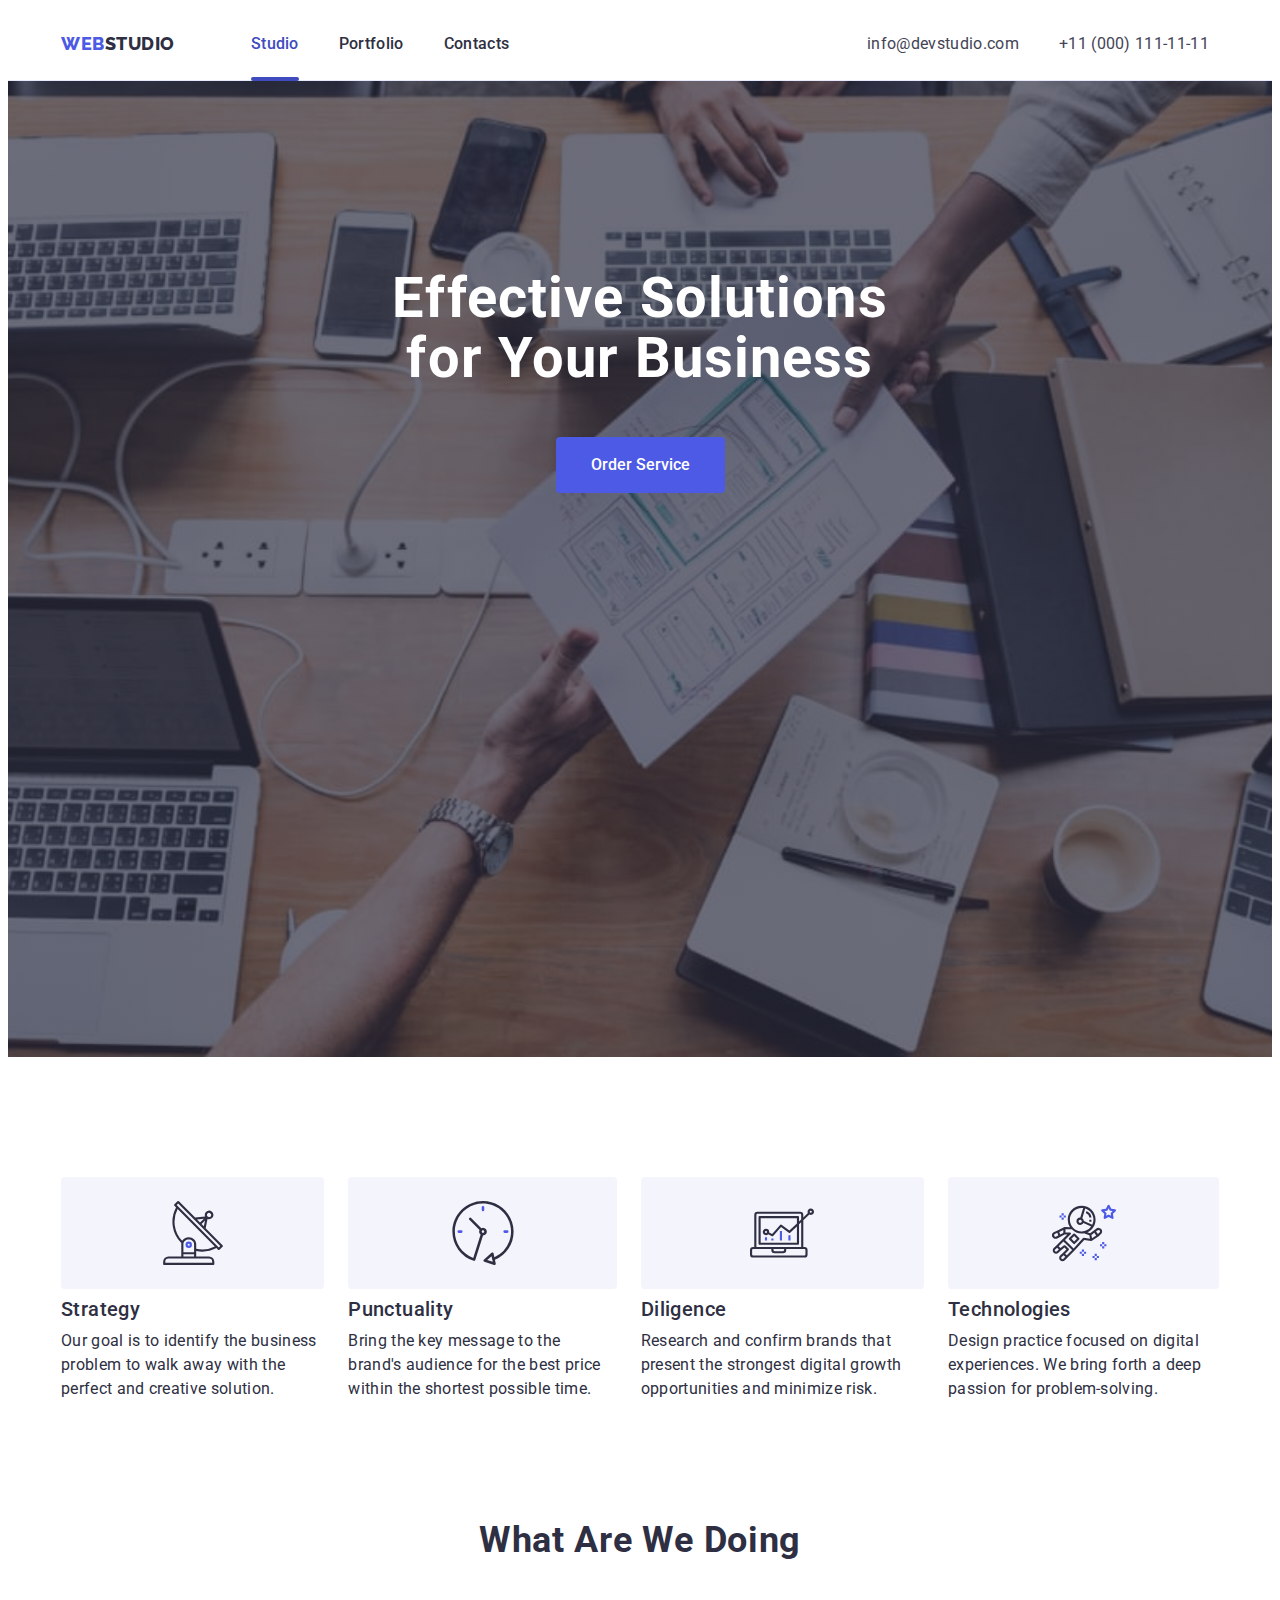
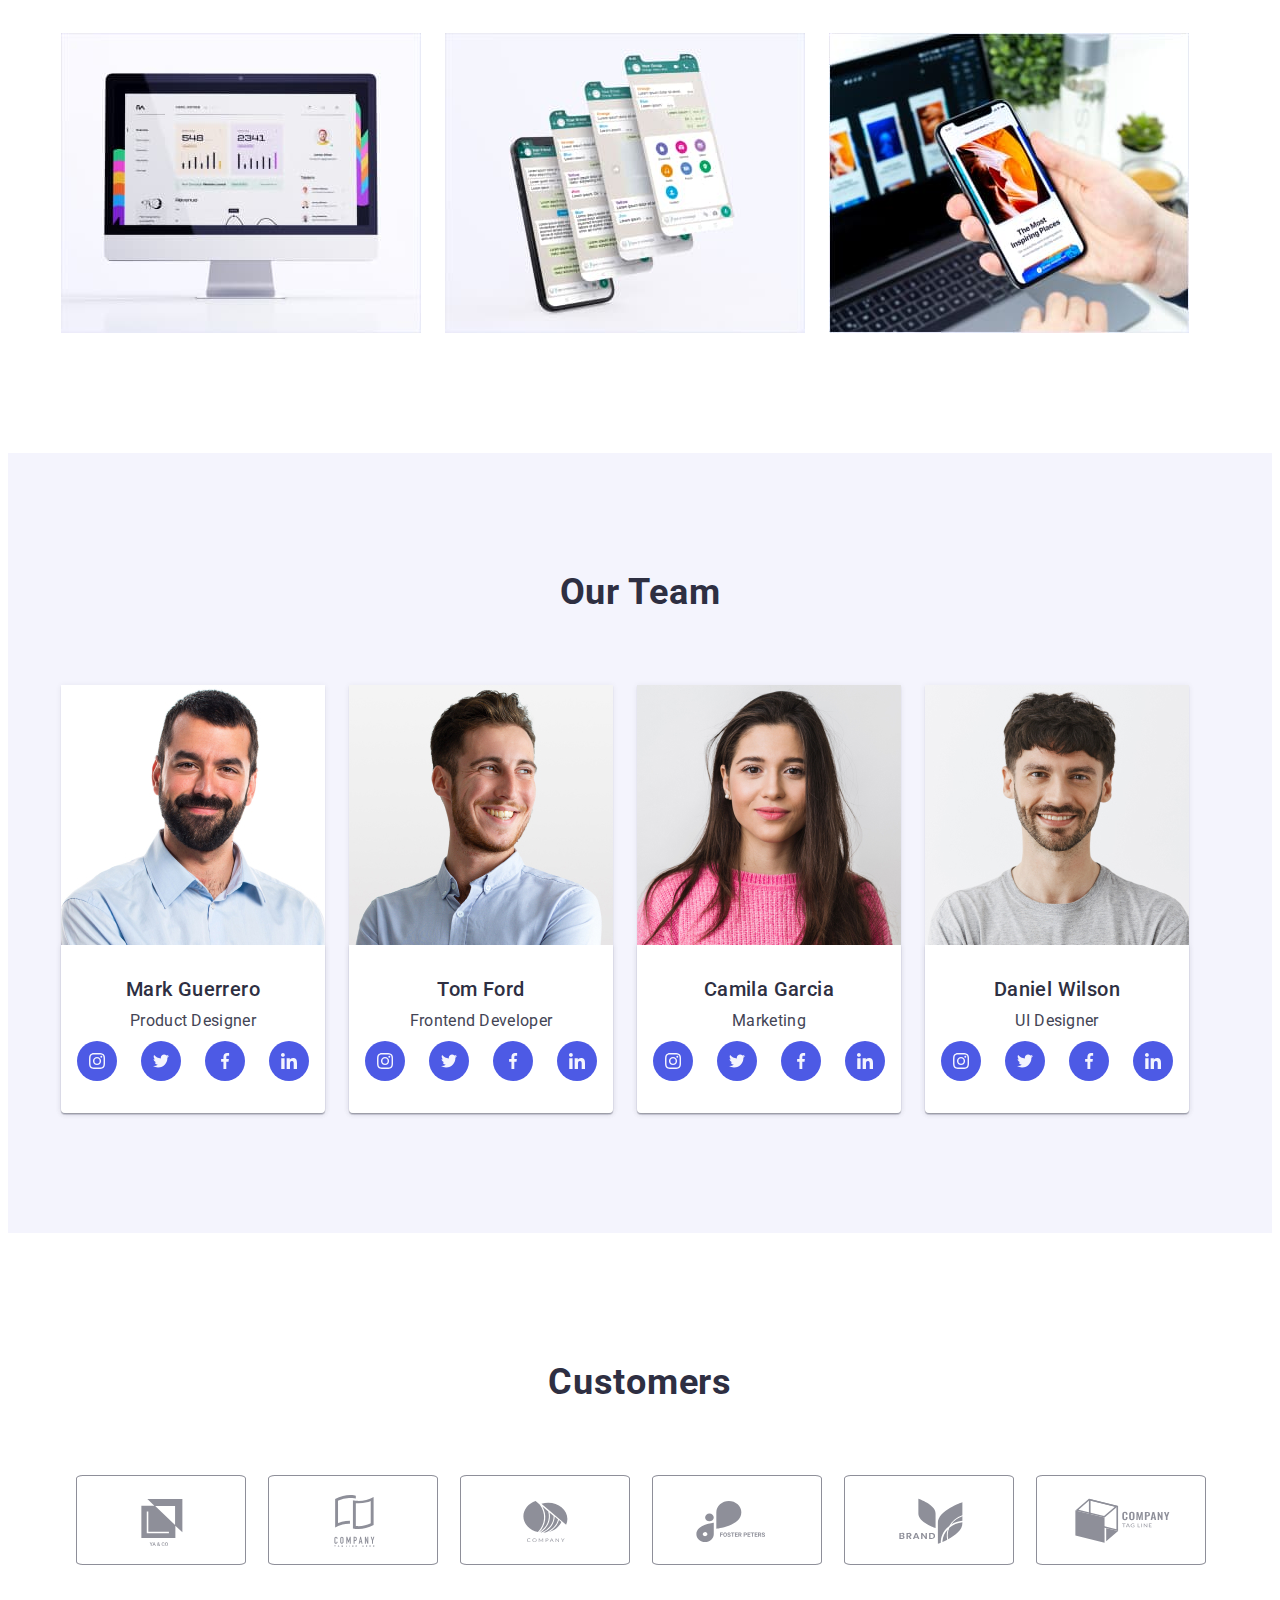
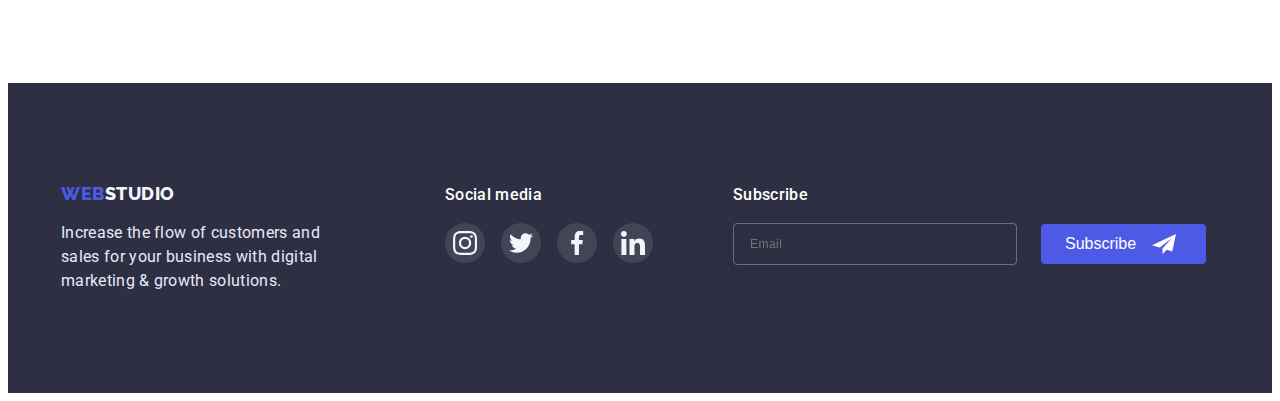
<file: index.html>
<!DOCTYPE html>
<html lang="en">
  <head>
    <meta charset="UTF-8" />
    <meta http-equiv="X-UA-Compatible" content="IE=edge" />
    <meta name="viewport" content="width=device-width, initial-scale=1.0" />
    <title>Web Studio</title>
    <link rel="preconnect" href="https://fonts.googleapis.com" />
    <link rel="preconnect" href="https://fonts.gstatic.com" crossorigin />
    <link
      rel="stylesheet"
      href="https://cdnjs.cloudflare.com/ajax/libs/modern-normalize/1.1.0/modern-normalize.min.css"
      integrity="sha512-wpPYUAdjBVSE4KJnH1VR1HeZfpl1ub8YT/NKx4PuQ5NmX2tKuGu6U/JRp5y+Y8XG2tV+wKQpNHVUX03MfMFn9Q=="
      crossorigin="anonymous"
      referrerpolicy="no-referrer"
    />
    <link
      href="https://fonts.googleapis.com/css2?family=Raleway:wght@800&family=Roboto:wght@400;500;700;900&display=swap"
      rel="stylesheet"
    />
    <link rel="stylesheet" href="./css/style.css" />
  </head>
  <body>
    <header class="header">
      <div class="container header-list">
        <!-- navigation-->
        <nav class="header-navigation">
          <a class="header-logo" href="./index.html">
            <span class="span-logo">Web</span>Studio</a
          >
          <ul class="header-list list">
            <li class="header-item">
              <a class="header-link current-page" href="./index.html">Studio</a>
            </li>
            <li class="header-item">
              <a class="header-link" href="./portfolio.html">Portfolio</a>
            </li>
            <li class="header-item">
              <a class="header-link" href="./contacts.html">Contacts</a>
            </li>
          </ul>
        </nav>

        <address class="address">
          <ul class="address-list list">
            <li class="address-phone">
              <a class="address-link" href="mailto:info@devstudio.com"
                >info@devstudio.com</a
              >
            </li>
            <li class="address-email">
              <a class="address-link" href="tel:+110001111111"
                >+11 (000) 111-11-11</a
              >
            </li>
          </ul>
        </address>
      </div>
    </header>
    <!--hero-->
    <main class="main">
      <section class="hero">
        <div class="container">
          <div class="hero-container">
            <h1 class="hero-slogan">Effective Solutions for Your Business</h1>
            <button class="hero-button" data-modal-open type="button">Order Service</button>
          </div>
        </div>
      </section>

      <!-- section 2-->
      <section class="values-section">
        <div class="container">
          <h2 class="visually-hidden">Values</h2>
          <ul class="values-section-list list">
            <li class="values-section-item">
              <div class="value-item-box">
                <svg class="value-icon" width="64" height="64">
                  <use href="./images/icons.svg#icon-antenna"></use>
                </svg>
              </div>
              <h3 class="values-section-item-header">Strategy</h3>
              <p class="values-section-item-text">
                Our goal is to identify the business problem to walk away with
                the perfect and creative solution.
              </p>
            </li>
            <li class="values-section-item">
              <div class="value-item-box">
                <svg class="value-icon" width="64" height="64">
                  <use href="./images/icons.svg#icon-clock"></use>
                </svg>
              </div>
              <h3 class="values-section-item-header">Punctuality</h3>
              <p class="values-section-item-text">
                Bring the key message to the brand's audience for the best price
                within the shortest possible time.
              </p>
            </li>
            <li class="values-section-item">
              <div class="value-item-box">
                <svg class="value-icon" width="64" height="64">
                  <use href="./images/icons.svg#icon-diagram"></use>
                </svg>
              </div>
              <h3 class="values-section-item-header">Diligence</h3>
              <p class="values-section-item-text">
                Research and confirm brands that present the strongest digital
                growth opportunities and minimize risk.
              </p>
            </li>
            <li class="values-section-item">
              <div class="value-item-box">
                <svg class="value-icon" width="64" height="64">
                  <use href="./images/icons.svg#icon-astronaut"></use>
                </svg>
              </div>
              <h3 class="values-section-item-header">Technologies</h3>
              <p class="values-section-item-text">
                Design practice focused on digital experiences. We bring forth a
                deep passion for problem-solving.
              </p>
            </li>
          </ul>
        </div>
      </section>
      <!--section 3-->
      <section class="doing-section">
        <div class="container">
          <h2 class="doing-section-header">What are we doing</h2>

          <ul class="doing-section-list list">
            <li class="doing-section-item">
              <img src="./images/img1.jpg" alt="monitor" width="360" />
            </li>
            <li class="doing-section-item">
              <img
                src="./images/img2.jpg"
                alt="phone and screens"
                width="360"
              />
            </li>
            <li class="doing-section-item">
              <img src="./images/img3.jpg" alt="phone in hand" width="360" />
            </li>
          </ul>
        </div>
      </section>

      <!-- section 4 -->
      <section class="team-section">
        <div class="container">
          <h2 class="team-section-header">Our Team</h2>

          <ul class="team-section-lsit list">
            <li class="team-section-item">
              <img
                src="./images/img4.jpg"
                alt="Mark Guerrero's photo"
                width="264"
              />
              <div class="card">
                <h3 class="team-section-name">Mark Guerrero</h3>
                <p class="team-section-position">Product Designer</p>

                <ul class="social-list">
                  <li class="social-list-item">
                    <a class="social-list-link" href="">
                      <svg class="team-social-icon" width="16" height="16">
                        <use href="./images/icons.svg#icon-instagram"></use>
                      </svg>
                    </a>
                  </li>
                  <li class="social-list-item">
                    <a class="social-list-link" href="">
                      <svg class="team-social-icon" width="16" height="16">
                        <use href="./images/icons.svg#icon-twitter"></use>
                      </svg>
                    </a>
                  </li>
                  <li class="social-list-item">
                    <a class="social-list-link" href="">
                      <svg class="team-social-icon" width="16" height="16">
                        <use href="./images/icons.svg#icon-facebook"></use>
                      </svg>
                    </a>
                  </li>
                  <li class="social-list-item">
                    <a class="social-list-link" href="">
                      <svg class="team-social-icon" width="16" height="16">
                        <use href="./images/icons.svg#icon-linkedin"></use>
                      </svg>
                    </a>
                  </li>
                </ul>
              </div>
            </li>
            <li class="team-section-item">
              <img src="./images/img5.jpg" alt="Tom Ford's photo" width="264" />
              <div class="card">
                <h3 class="team-section-name">Tom Ford</h3>
                <p class="team-section-position">Frontend Developer</p>
                <ul class="social-list">
                  <li class="social-list-item">
                    <a class="social-list-link" href="">
                      <svg class="team-social-icon" width="16" height="16">
                        <use href="./images/icons.svg#icon-instagram"></use>
                      </svg>
                    </a>
                  </li>
                  <li class="social-list-item">
                    <a class="social-list-link" href="">
                      <svg class="team-social-icon" width="16" height="16">
                        <use href="./images/icons.svg#icon-twitter"></use>
                      </svg>
                    </a>
                  </li>
                  <li class="social-list-item">
                    <a class="social-list-link" href="">
                      <svg class="team-social-icon" width="16" height="16">
                        <use href="./images/icons.svg#icon-facebook"></use>
                      </svg>
                    </a>
                  </li>
                  <li class="social-list-item">
                    <a class="social-list-link" href="">
                      <svg class="team-social-icon" width="16" height="16">
                        <use href="./images/icons.svg#icon-linkedin"></use>
                      </svg>
                    </a>
                  </li>
                </ul>
              </div>
            </li>
            <li class="team-section-item">
              <img
                src="./images/img6.jpg"
                alt="Camila Garcia's photo"
                width="264"
              />
              <div class="card">
                <h3 class="team-section-name">Camila Garcia</h3>
                <p class="team-section-position">Marketing</p>
                <ul class="social-list">
                  <li class="social-list-item">
                    <a class="social-list-link" href="">
                      <svg class="team-social-icon" width="16" height="16">
                        <use href="./images/icons.svg#icon-instagram"></use>
                      </svg>
                    </a>
                  </li>
                  <li class="social-list-item">
                    <a class="social-list-link" href="">
                      <svg class="team-social-icon" width="16" height="16">
                        <use href="./images/icons.svg#icon-twitter"></use>
                      </svg>
                    </a>
                  </li>
                  <li class="social-list-item">
                    <a class="social-list-link" href="">
                      <svg class="team-social-icon" width="16" height="16">
                        <use href="./images/icons.svg#icon-facebook"></use>
                      </svg>
                    </a>
                  </li>
                  <li class="social-list-item">
                    <a class="social-list-link" href="">
                      <svg class="team-social-icon" width="16" height="16">
                        <use href="./images/icons.svg#icon-linkedin"></use>
                      </svg>
                    </a>
                  </li>
                </ul>
              </div>
            </li>
            <li class="team-section-item">
              <img
                src="./images/img7.jpg"
                alt="Daniel Wilson's photo"
                width="264"
              />
              <div class="card">
                <h3 class="team-section-name">Daniel Wilson</h3>
                <p class="team-section-position">UI Designer</p>
                <ul class="social-list">
                  <li class="social-list-item">
                    <a class="social-list-link" href="">
                      <svg class="team-social-icon" width="16" height="16">
                        <use href="./images/icons.svg#icon-instagram"></use>
                      </svg>
                    </a>
                  </li>
                  <li class="social-list-item">
                    <a class="social-list-link" href="">
                      <svg class="team-social-icon" width="16" height="16">
                        <use href="./images/icons.svg#icon-twitter"></use>
                      </svg>
                    </a>
                  </li>
                  <li class="social-list-item">
                    <a class="social-list-link" href="">
                      <svg class="team-social-icon" width="16" height="16">
                        <use href="./images/icons.svg#icon-facebook"></use>
                      </svg>
                    </a>
                  </li>
                  <li class="social-list-item">
                    <a class="social-list-link" href="">
                      <svg class="team-social-icon" width="16" height="16">
                        <use href="./images/icons.svg#icon-linkedin"></use>
                      </svg>
                    </a>
                  </li>
                </ul>
              </div>
            </li>
          </ul>
        </div>
      </section>
      <!-- --------------- Customers ---------------------- -->
      <section class="customers-section">
        <div class="container">
          <h2 class="customers-section-header">Customers</h2>
          <ul class="customers-list list">
            <li class="customers-list-item">
              <a class="customers-link" href="">
                <svg class="customers-icon" width="104" height="56">
                  <use href="./images/icons.svg#icon-Logo"></use>
                </svg>
              </a>
            </li>
            <li class="customers-list-item">
              <a class="customers-link" href="">
                <svg class="customers-icon" width="104" height="56">
                  <use href="./images/icons.svg#icon-Logo-1"></use>
                </svg>
              </a>
            </li>
            <li class="customers-list-item">
              <a class="customers-link" href="">
                <svg class="customers-icon" width="104" height="56">
                  <use href="./images/icons.svg#icon-Logo-2"></use>
                </svg>
              </a>
            </li>
            <li class="customers-list-item">
              <a class="customers-link" href="">
                <svg class="customers-icon" width="104" height="56">
                  <use href="./images/icons.svg#icon-Logo-3"></use>
                </svg>
              </a>
            </li>
            <li class="customers-list-item">
              <a class="customers-link" href="">
                <svg class="customers-icon" width="104" height="56">
                  <use href="./images/icons.svg#icon-Logo-4"></use>
                </svg>
              </a>
            </li>
            <li class="customers-list-item">
              <a class="customers-link" href="">
                <svg class="customers-icon" width="104" height="56">
                  <use href="./images/icons.svg#icon-Logo-5"></use>
                </svg>
              </a>
            </li>
          </ul>
        </div>
      </section>
    </main>
    <footer class="footer">
      <div class="container footer-cards">
        <div class="footer-card">
          <a class="footer-link" href="./index.html"
            ><span class="footer-span-logo">Web</span>Studio</a
          >
          <p class="footer-text">
            Increase the flow of customers and sales for your business with
            digital marketing & growth solutions.
          </p>
        </div>
        <div class="footer-social">
          <p class="footer-social-header">Social media</p>
          <ul class="footer-social-list">
            <li class="footer-social-list-item">
              <a class="footer-social-link" href="">
                <svg class="footer-icon" width="24" height="24">
                  <use href="./images/icons.svg#icon-instagram"></use>
                </svg>
              </a>
            </li>
            <li class="footer-social-list-item">
              <a class="footer-social-link" href="">
                <svg class="footer-icon" width="24" height="24">
                  <use href="./images/icons.svg#icon-twitter"></use>
                </svg>
              </a>
            </li>
            <li class="footer-social-list-item">
              <a class="footer-social-link" href="">
                <svg class="footer-icon" width="24" height="24">
                  <use href="./images/icons.svg#icon-facebook"></use>
                </svg>
              </a>
            </li>
            <li class="footer-social-list-item">
              <a class="footer-social-link" href="">
                <svg class="footer-icon" width="24" height="24">
                  <use href="./images/icons.svg#icon-linkedin"></use>
                </svg>
              </a>
            </li>
          </ul>
        </div>
        <div class="footer-subscribe">
          <p class="footer-subscribe-header">Subscribe</p>
          <form class="subscribe-wraper">
            <input type="email" class="footer-subscribe-input" id="subscribe-input" name="subscribe-input" placeholder="Email">
            <label for="subscribe-input"></label>
            <button class="subscribe-btn" type="submit"> 
              <span class="subscribe-btn-name">Subscribe</span>
              <svg class="subscribe-icon" width="24" height="24">
                <use href="./images/icons.svg#icon-Subscribe"></use>
              </svg>
            </button>
        </form>
        </div>
      </div>
    </footer>
    <div class="backdrop is-hidden" data-modal>
      <div class="modal"><button type="button" class="modal-close-btn" data-modal-close><svg class="modal-close-btn-pic" width="8" height="8">
        <use href="./images/icons.svg#icon-close"></use>
      </svg></button>
      <form class="modal-form">
        <p class="modal-form-slogan">Leave your contacts and we will call you back</p>
        <label class="modal-form-field">
          <span class="modal-form-input-desc">Name</span>
          <span class="modal-form-input-wraper">
            <input type="text" class="modal-form-input" name="user_name" required pattern="^[a-zA-Z]+$" minlength="2">
           <svg class="modal-form-icon" width="12" height="12">
             <use href="./images/icons.svg#icon-Name"></use>
           </svg>
          </span>
        </label>
        <label class="modal-form-field">
          <span class="modal-form-input-desc">Phone</span>
          <span class="modal-form-input-wraper">
           <input type="tel" class="modal-form-input" name="user_phone" required pattern="^[0-9] {10-13}">
            <svg class="modal-form-icon" width="13" height="13">
            <use href="./images/icons.svg#icon-Phone"></use>
           </svg>
         </span>
        </label>
        <label class="modal-form-field">
          <span class="modal-form-input-desc">Email</span>
          <span class="modal-form-input-wraper">
            <input type="email" class="modal-form-input" name="user_email" required>
            <svg class="modal-form-icon" width="15" height="12">
              <use href="./images/icons.svg#icon-Email"></use>
            </svg>
        </span></label>
        <label class="modal-form-field">
          <span class="modal-form-input-desc">Comment</span>
          <textarea name="user-message" class="modal-form-message" placeholder="Text input" ></textarea>
        </label>
          <input id="user-policy" type="checkbox" name="user-policy" class="modal-form-check visually-hidden">
          <label for="user-policy" class="modal-form-check-desc">I accept the terms and conditions of the <a href="" class="modal-form-user-policy">Privacy Policy</a>
          </label>
        <button class="modal-form-submit">Send</button>
      </form>
      </div>
    </div>
    <script src="./js/modal.js"></script>
  </body>
</html>
</file>
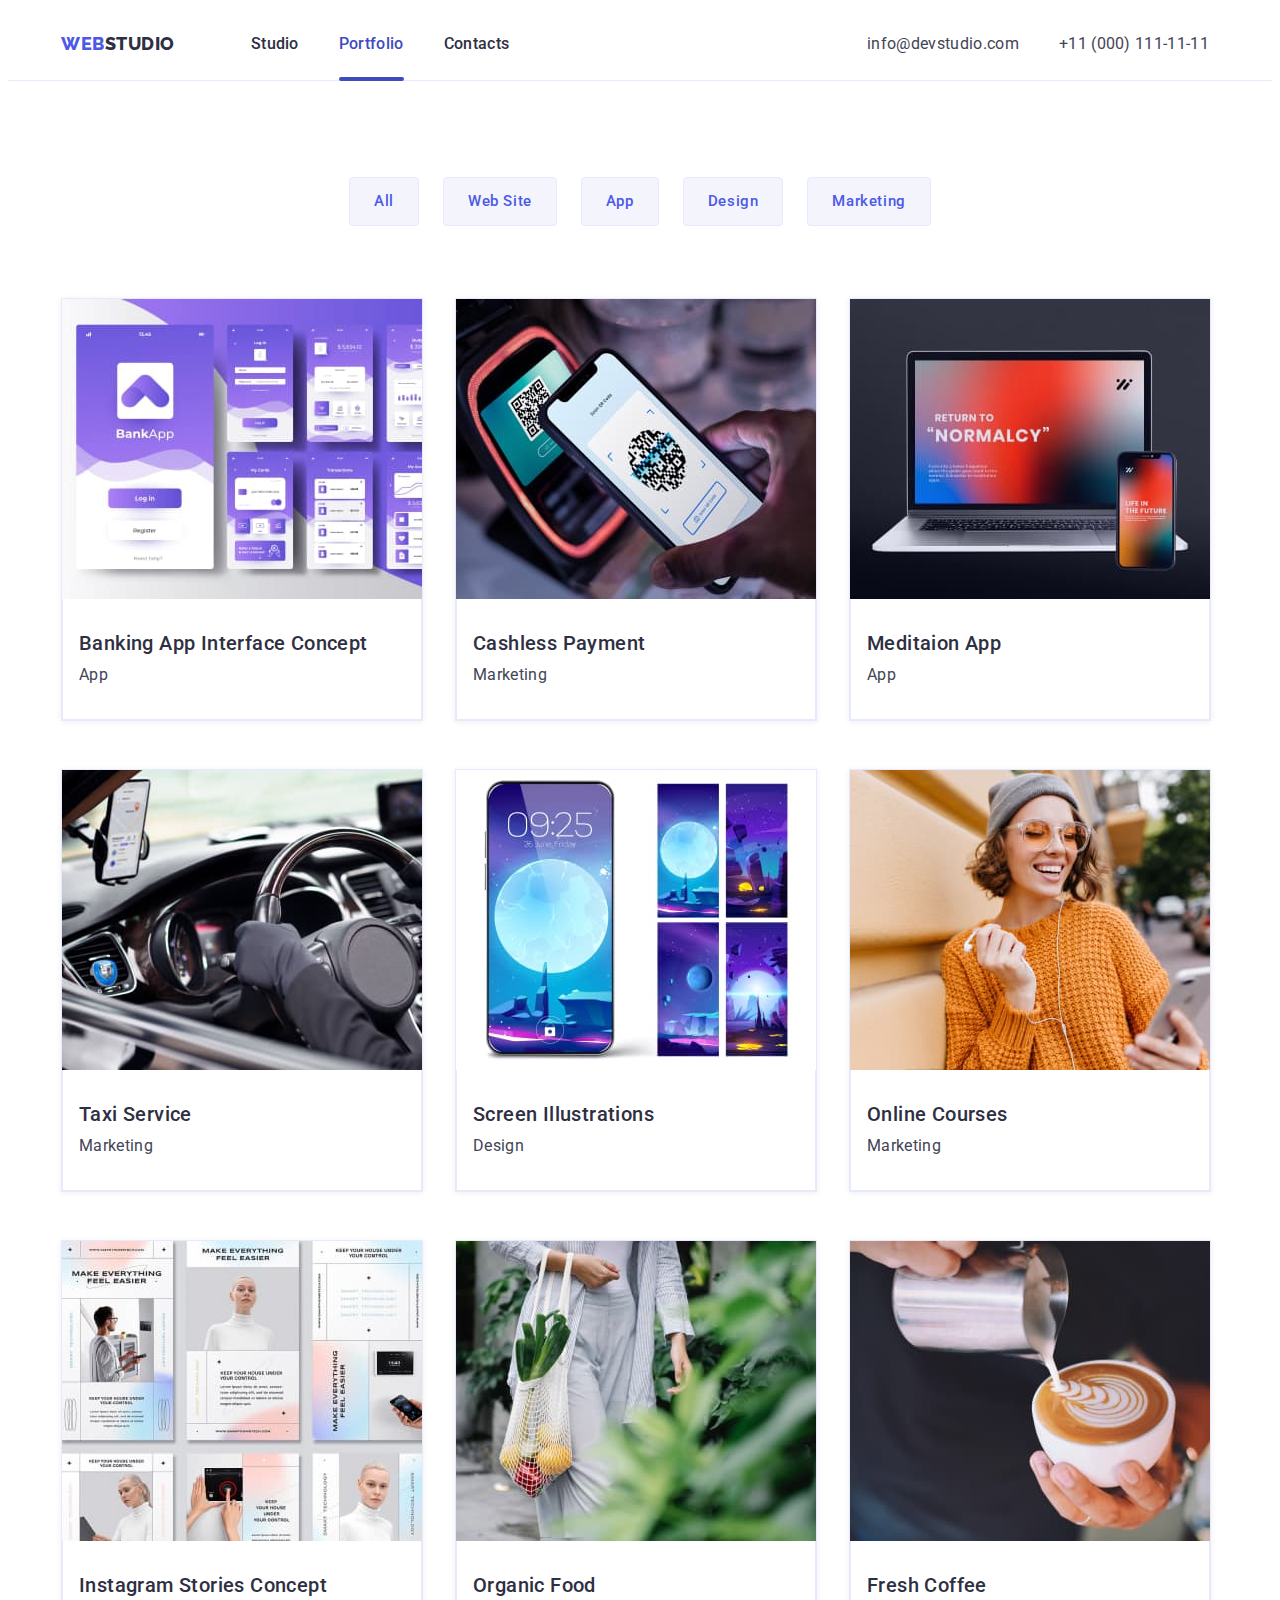
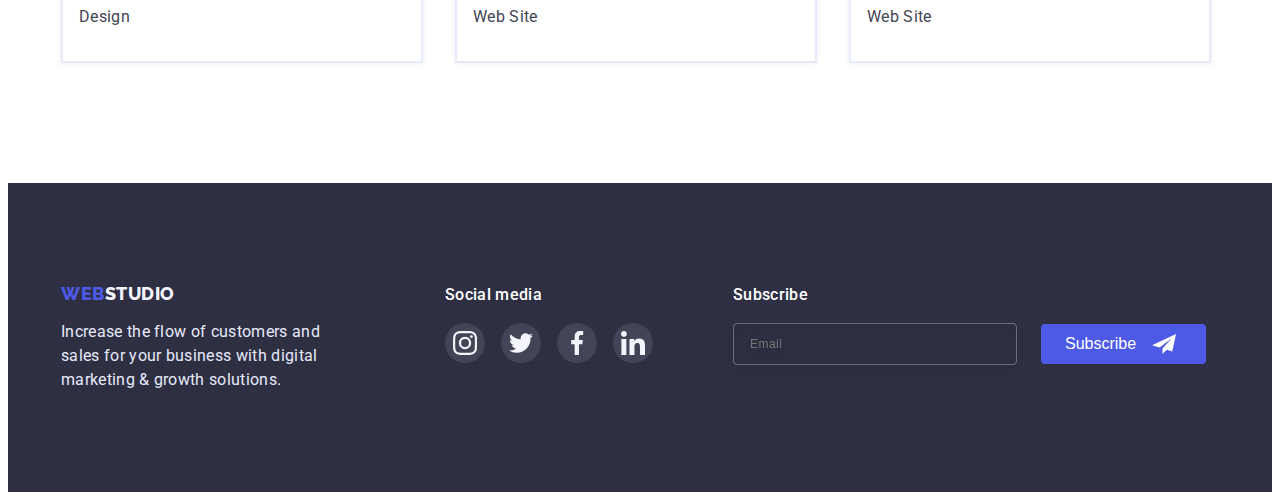
<file: portfolio.html>
<!DOCTYPE html>
<html lang="en">
  <head>
    <meta charset="UTF-8" />
    <meta http-equiv="X-UA-Compatible" content="IE=edge" />
    <meta name="viewport" content="width=device-width, initial-scale=1.0" />
    <title>Portfolio</title>
    <link rel="preconnect" href="https://fonts.googleapis.com" />
    <link rel="preconnect" href="https://fonts.gstatic.com" crossorigin />
    <link
      href="https://fonts.googleapis.com/css2?family=Raleway:wght@800&family=Roboto:wght@400;500;700;900&display=swap"
      rel="stylesheet"
    />
    <link
      rel="stylesheet"
      href="https://cdnjs.cloudflare.com/ajax/libs/modern-normalize/1.1.0/modern-normalize.min.css"
      integrity="sha512-wpPYUAdjBVSE4KJnH1VR1HeZfpl1ub8YT/NKx4PuQ5NmX2tKuGu6U/JRp5y+Y8XG2tV+wKQpNHVUX03MfMFn9Q=="
      crossorigin="anonymous"
      referrerpolicy="no-referrer"
    />
    <link rel="stylesheet" href="./css/style.css" />
  </head>
  <body>
    <header class="header">
      <div class="container header-list">
        <!-- navigation-->
        <nav class="header-navigation">
          <a class="header-logo" href="./index.html">
            <span class="span-logo">Web</span>Studio</a
          >
          <ul class="header-list list">
            <li class="header-item">
              <a class="header-link" href="./index.html">Studio</a>
            </li>
            <li class="header-item">
              <a class="header-link current-page" href="./portfolio.html">Portfolio</a>
            </li>
            <li class="header-item">
              <a class="header-link" href="./contacts.html">Contacts</a>
            </li>
          </ul>
        </nav>

        <address class="address">
          <ul class="address-list list">
            <li class="address-phone">
              <a class="address-link" href="mailto:info@devstudio.com"
                >info@devstudio.com</a
              >
            </li>
            <li class="address-email">
              <a class="address-link" href="tel:+110001111111"
                >+11 (000) 111-11-11</a
              >
            </li>
          </ul>
        </address>
      </div>
    </header>
    <main class="main">
      <!--Filters-->
      <section class="portfolio-section">
        <div class="container">
          <h1 class="visually-hidden">Portfolio page</h1>
          <ul class="filter-list list">
            <li class="filter-list-item">
              <button class="filter-list-item-btn" type="button">All</button>
            </li>
            <li class="filter-list-item">
              <button class="filter-list-item-btn" type="button">
                Web Site
              </button>
            </li>
            <li class="filter-list-item">
              <button class="filter-list-item-btn" type="button">App</button>
            </li>
            <li class="filter-list-item">
              <button class="filter-list-item-btn" type="button">Design</button>
            </li>
            <li class="filter-list-item">
              <button class="filter-list-item-btn" type="button">
                Marketing
              </button>
            </li>
          </ul>

          <!--Projects-->

          <ul class="projects-section-list list">
            <li class="projects-section-item">
              <a class="projects-card" href=" ">
                <div class="projects-card-wraper">
                <img
                  src="./images/img1.1.jpg"
                  alt="different screens of app"
                  width="360"
                /><p class="projects-card-overlay">Lorem ipsum dolor sit amet consectetur adipisicing elit. Atque repudiandae provident iure doloribus libero nisi, ab inventore expedita ad accusamus numquam nulla mollitia enim harum nesciunt quasi repellendus vero tempore.</p>
              </div><div class="portfolio-card">
                  <h2 class="projects-section-name">
                    Banking App Interface Concept
                  </h2>
                  <p class="projects-section-type">App</p>
                </div></a
              >
            </li>
            <li class="projects-section-item">
              <a class="projects-card" href=" ">
                <div class="projects-card-wraper">
                <img
                  src="./images/img1.2.jpg"
                  alt="phone with QR reader on the screen"
                  width="360"
                /><p class="projects-card-overlay">Lorem ipsum dolor sit amet consectetur adipisicing elit. Atque repudiandae provident iure doloribus libero nisi, ab inventore expedita ad accusamus numquam nulla mollitia enim harum nesciunt quasi repellendus vero tempore.</p>
              </div><div class="portfolio-card">
                  <h2 class="projects-section-name">Cashless Payment</h2>
                  <p class="projects-section-type">Marketing</p>
                </div></a
              >
            </li>
            <li class="projects-section-item">
              <a class="projects-card" href=" ">
                <div class="projects-card-wraper">
                <img
                  src="./images/img1.3.jpg"
                  alt="laptop and phone with the same app on the screen"
                  width="360"
                /><p class="projects-card-overlay">Lorem ipsum dolor sit amet consectetur adipisicing elit. Atque repudiandae provident iure doloribus libero nisi, ab inventore expedita ad accusamus numquam nulla mollitia enim harum nesciunt quasi repellendus vero tempore.</p>
              </div><div class="portfolio-card">
                  <h2 class="projects-section-name">Meditaion App</h2>
                  <p class="projects-section-type">App</p>
                </div></a
              >
            </li>
            <li class="projects-section-item">
              <a class="projects-card" href=" ">
                <div class="projects-card-wraper">
                <img
                  src="./images/img1.4.jpg"
                  alt="steering wheel with hands on it and a phone abow"
                  width="360"
                /><p class="projects-card-overlay">Lorem ipsum dolor sit amet consectetur adipisicing elit. Atque repudiandae provident iure doloribus libero nisi, ab inventore expedita ad accusamus numquam nulla mollitia enim harum nesciunt quasi repellendus vero tempore.</p>
              </div><div class="portfolio-card">
                  <h2 class="projects-section-name">Taxi Service</h2>
                  <p class="projects-section-type">Marketing</p>
                </div></a
              >
            </li>
            <li class="projects-section-item">
              <a class="projects-card" href=" ">
                <div class="projects-card-wraper">
                <img
                  src="./images/img1.5.jpg"
                  alt="different screen backgrounds with the Moon and cliffs"
                  width="360"
                /><p class="projects-card-overlay">Lorem ipsum dolor sit amet consectetur adipisicing elit. Atque repudiandae provident iure doloribus libero nisi, ab inventore expedita ad accusamus numquam nulla mollitia enim harum nesciunt quasi repellendus vero tempore.</p>
              </div><div class="portfolio-card">
                  <h2 class="projects-section-name">Screen Illustrations</h2>
                  <p class="projects-section-type">Design</p>
                </div></a
              >
            </li>
            <li class="projects-section-item">
              <a class="projects-card" href=" ">
                <div class="projects-card-wraper">
                <img
                  src="./images/img1.6.jpg"
                  alt="Girl with headphones and phone"
                  width="360"
                /><p class="projects-card-overlay">Lorem ipsum dolor sit amet consectetur adipisicing elit. Atque repudiandae provident iure doloribus libero nisi, ab inventore expedita ad accusamus numquam nulla mollitia enim harum nesciunt quasi repellendus vero tempore.</p>
              </div><div class="portfolio-card">
                  <h2 class="projects-section-name">Online Courses</h2>
                  <p class="projects-section-type">Marketing</p>
                </div></a
              >
            </li>
            <li class="projects-section-item">
              <a class="projects-card" href=" ">
                <div class="projects-card-wraper">
                <img
                  src="./images/img1.7.jpg"
                  alt="screenshots of instagram stories"
                  width="360"
                /><p class="projects-card-overlay">Lorem ipsum dolor sit amet consectetur adipisicing elit. Atque repudiandae provident iure doloribus libero nisi, ab inventore expedita ad accusamus numquam nulla mollitia enim harum nesciunt quasi repellendus vero tempore.</p>
              </div><div class="portfolio-card">
                  <h2 class="projects-section-name">
                    Instagram Stories Concept
                  </h2>
                  <p class="projects-section-type">Design</p>
                </div></a
              >
            </li>
            <li class="projects-section-item">
              <a class="projects-card" href=" ">
                <div class="projects-card-wraper">
                <img
                  src="./images/img1.8.jpg"
                  alt="woman with a bag and friuts inside of it"
                  width="360"
                /><p class="projects-card-overlay">Lorem ipsum dolor sit amet consectetur adipisicing elit. Atque repudiandae provident iure doloribus libero nisi, ab inventore expedita ad accusamus numquam nulla mollitia enim harum nesciunt quasi repellendus vero tempore.</p>
              </div><div class="portfolio-card">
                  <h2 class="projects-section-name">Organic Food</h2>
                  <p class="projects-section-type">Web Site</p>
                </div></a
              >
            </li>
            <li class="projects-section-item">
              <a class="projects-card" href=" ">
                <div class="projects-card-wraper">
                <img
                  src="./images/img1.9.jpg"
                  alt="moment of adding milk into the Coffee"
                  width="360"
                /><p class="projects-card-overlay">Lorem ipsum dolor sit amet consectetur adipisicing elit. Atque repudiandae provident iure doloribus libero nisi, ab inventore expedita ad accusamus numquam nulla mollitia enim harum nesciunt quasi repellendus vero tempore.</p>
              </div><div class="portfolio-card">
                  <h2 class="projects-section-name">Fresh Coffee</h2>
                  <p class="projects-section-type">Web Site</p>
                </div></a
              >
            </li>
          </ul>
        </div>
      </section>
    </main>
    <footer class="footer">
      <div class="container footer-cards">
        <div class="footer-card">
          <a class="footer-link" href="./index.html"
            ><span class="footer-span-logo">Web</span>Studio</a
          >
          <p class="footer-text">
            Increase the flow of customers and sales for your business with
            digital marketing & growth solutions.
          </p>
        </div>
        <div class="footer-social">
          <p class="footer-social-header">Social media</p>
          <ul class="footer-social-list">
            <li class="footer-social-list-item">
              <a class="footer-social-link" href="">
                <svg class="footer-icon" width="24" height="24">
                  <use href="./images/icons.svg#icon-instagram"></use>
                </svg>
              </a>
            </li>
            <li class="footer-social-list-item">
              <a class="footer-social-link" href="">
                <svg class="footer-icon" width="24" height="24">
                  <use href="./images/icons.svg#icon-twitter"></use>
                </svg>
              </a>
            </li>
            <li class="footer-social-list-item">
              <a class="footer-social-link" href="">
                <svg class="footer-icon" width="24" height="24">
                  <use href="./images/icons.svg#icon-facebook"></use>
                </svg>
              </a>
            </li>
            <li class="footer-social-list-item">
              <a class="footer-social-link" href="">
                <svg class="footer-icon" width="24" height="24">
                  <use href="./images/icons.svg#icon-linkedin"></use>
                </svg>
              </a>
            </li>
          </ul>
        </div>
        <div class="footer-subscribe">
          <p class="footer-subscribe-header">Subscribe</p>
          <form class="subscribe-wraper">
            <input type="email" class="footer-subscribe-input" id="subscribe-input" name="subscribe-input" placeholder="Email">
            <label for="subscribe-input"></label>
            <button class="subscribe-btn" type="submit"> 
              <span class="subscribe-btn-name">Subscribe</span>
              <svg class="subscribe-icon" width="24" height="24">
                <use href="./images/icons.svg#icon-Subscribe"></use>
              </svg>
            </button>
        </form>
        </div>
      </div>
    </footer>
  </body>
</html>
</file>
<file: css/style.css>
body {
  font-family: 'Roboto', sans-serif;
  color: var(--small-elements-color);
  background-color: var(--main-background);
}
h1,
h2,
h3,
h3,
h4,
h5,
h6,
p {
  margin: 0;
}
ul {
  list-style: none;
  margin: 0;
  padding-left: 0;
}
a {
  text-decoration: none;
  color: inherit;
}
img {
  display: block;
  max-width: 100%;
  height: auto;
}
button{
  cursor: pointer;
}
.container {
  width: 1158px;

  margin-right: auto;

  margin-left: auto;
  padding-left: 15px;
  padding-right: 15px;
}
:root {
  --text-color: #2e2f42; /* NAVY BLUE */
  --hover-btn: #404bbf; /* OCEAN */
  --small-elements-color: #434455; /* slate*/
  --main-background: #ffffff; /* white*/
  --logo-color: #4d5ae5; /* iris*/
  --footer-link-color: #f4f4fd; /* CLOUD */
  --footer-text-color: #e7e9fc; /* CORNFLOWER */
  --borders-color: #8e8f99; /* LIGHT SLATE */
  --logo-font: 'Raleway', sans-serif;
  --universal-gap: 24px;
  --green: #31d0aa;
  --footer-socials-bcgr: rgba(255, 255, 255, 0.1);
  --hero-eclipse: rgba(46, 47, 66, 0.7);
  --modal-bg-color: #FCFCFC;
  --backdrop-bg-color: rgba(46, 47, 66, 0.4);
  --trans-dur-func: 250ms cubic-bezier(0.4, 0, 0.2, 1);

  

}
.list {
  list-style: none;
  list-style-position: inherit;
}
.visually-hidden {
  position: absolute;
  width: 1px;
  height: 1px;
  margin: -1px;
  border: 0;
  padding: 0;
  white-space: nowrap;
  clip-path: inset(100%);
  clip: rect(0 0 0 0);
  overflow: hidden;
}

/* -----------header----------- */
.header-list {
  display: flex;
  align-items: center;
  gap: 40px;
}
.header {
  border-bottom: 1px solid var(--footer-text-color);
}
.header-navigation {
  display: flex;
  align-items: center;
}

.header-logo {
  font-family: var(--logo-font);
  font-weight: 800;
  font-size: 18px;
  line-height: 1.33;
  margin-right: 76px;
  letter-spacing: 0.03em;
  text-transform: uppercase;
  color: var(--text-color);

  text-decoration: none;
}
.span-logo {
  color: var(--logo-color);
}

.header-link {
  position: relative;
  display: inline-block;
  text-decoration: none;
  color: var(--text-color);
  font-weight: 500;
  font-size: 16px;
  line-height: 1.5;
  padding-top: 24px;
  padding-bottom: 24px;
  letter-spacing: 0.02em;
  transition: color var(--trans-dur-func);
}
.current-page {
  color: var(--hover-btn);
}

.current-page::after {
    content: '';
    position: absolute;
    left: 0;
    bottom: -1px;
    display: block;
    width: 100%;
    height: 4px;
    background-color: var(--hover-btn);
    border-radius: 2px;
    /* transform: scale(0, 0); */
  }
  .header-link:hover,
.header-link:focus {
  color: var(--hover-btn);
}

  /* .header-link:hover ::after,
  .header-link:focus ::after  {
    transform: scale(1, 1);

  } */


/* ------------address-------------- */
.address-list {
  display: flex;
  gap: 20px;
  margin-left: auto;
}
.address-link {
  text-decoration: none;
  color: var(--small-elements-color);
  font-style: normal;
  font-size: 16px;
  line-height: 1.5;
  padding: 24px 10px;
  letter-spacing: 0.02em;
  transition: color var(--trans-dur-func);
}
.address-link:hover,
.address-link:focus {
  color: var(--hover-btn);
}
.address-phone {
}
.address {
  margin-left: auto;
}
.address-email {
}

/*---------------------footer--------------- */
.footer {
  background: var(--text-color);
  padding: 100px 0;
}
.footer-cards {
  display: flex;
  align-items: baseline;
}
.footer-card {
}
.footer-link {
  text-decoration: none;
  color: var(--footer-link-color);

  font-family: var(--logo-font);

  font-weight: 800;
  font-size: 18px;
  line-height: 1.16;

  margin-bottom: 8px;
  letter-spacing: 0.03em;
  text-transform: uppercase;
}
.footer-text {
  font-size: 16px;
  line-height: 1.5;
  /* or 150% */
  width: 264px;
  letter-spacing: 0.02em;
  max-height: 264px;
  margin-top: 16px;

  color: var(--footer-text-color);
}
.footer-span-logo {
  color: var(--logo-color);
}
.footer-social {
  margin-left: 120px;
}
.footer-social-header {
  font-weight: 500;
  font-size: 16px;
  line-height: 24px;
  /* identical to box height, or 150% */

  letter-spacing: 0.02em;
  color: var(--main-background);
  margin-bottom: 16px;
}
.footer-social-list {
  display: flex;
  gap: 16px;
}
.footer-social-list-item {
}
.footer-social-link {
  display: flex;
  border: 0px solid var(--footer-socials-bcgr);
  border-radius: 50%;
  background-color: var(--footer-socials-bcgr);
  width: 40px;
  height: 40px;
  justify-content: center;
  align-items: center;
  fill: var(--footer-link-color);
  transition: background-color var(--trans-dur-func);
}
.footer-social-link:is(:hover, :focus) {
  background-color: var(--green);
}
.footer-icon {
}

.footer-subscribe {
  margin-left: 80px;
}
.footer-subscribe-header {
  font-weight: 500;
  font-size: 16px;
  line-height: 24px;
  /* identical to box height, or 150% */

  letter-spacing: 0.02em;
  color: var(--main-background);
  margin-bottom: 16px;
}
.subscribe-wraper{
  display: flex;

}
.footer-subscribe-input {
  background-color: transparent;
  border: 1px solid rgba(255, 255, 255, 0.3);
  filter: drop-shadow(0px 4px 4px rgba(0, 0, 0, 0.15));
  border-radius: 4px;
  width: 264px;
  padding-top: 8px;
  padding-bottom: 8px;
  padding-left: 16px;

  font-size: 12px;
  line-height: 2;
  /* identical to box height, or 200% */

  display: flex;
  align-items: center;
  letter-spacing: 0.04em;
  color: var(--footer-link-color);}

.footer-subscribe-input:focus {
  border-style: none;
  }
  .subscribe-btn {
    display: flex;
    background: var(--logo-color);
    border-radius: 4px;
    padding: 8px 24px;
    min-width: 165px;
    margin: auto;
    margin-left: 24px;

    font-weight: 500;
    font-size: 16px;
    line-height: 1.5;

    color: var(--main-background);
    border-style: none;
    /* Inside auto layout */
    transition: background-color var(--trans-dur-func);
  }
  .subscribe-btn:hover,
  .subscribe-btn:focus {
  background-color: var(--hover-btn);
  box-shadow: 0px 3px 1px rgba(0, 0, 0, 0.1), 0px 2px 1px rgba(0, 0, 0, 0.08), 0px 2px 2px rgba(0, 0, 0, 0.12);}

  .subscribe-icon{
    margin-left: 16px;
    fill: #ffffff;
  }
  .subscribe-btn-name {

  }

/*---------------------hero--------------- */
.hero {
  height: 600px;
  background: var(--text-color);
  background-image: linear-gradient(var(--hero-eclipse), var(--hero-eclipse)),
    url(../images/hero.jpg);
  background-repeat: no-repeat;
  background-position: center;
  background-size: cover;
  margin-left: auto;
  margin-right: auto;
  max-width: 1440px;
  padding-top: 188px;
  padding-bottom: 188px;
}
.hero-container {
  display: flex;
  flex-direction: column;
  align-items: center;
  max-width: 1440рх;
}
.hero-slogan {
  /* Header 1 */
  display: block;

  width: 496px;
  font-size: 56px;
  line-height: 1.07;
  /* or 107% */

  margin-bottom: 48px;
  text-align: center;
  letter-spacing: 0.02em;

  color: var(--main-background);
}
.hero-button {
  font-family: inherit;
  background: var(--logo-color);
  border-radius: 4px;
  padding: 16px 32px;
  min-width: 169px;

  font-weight: 500;
  font-size: 16px;
  line-height: 1.5;

  color: var(--main-background);
  border-style: none;
  /* Inside auto layout */
  transition: background-color var(--trans-dur-func);
}
.hero-button:hover {
  background-color: var(--hover-btn);
}
/*----------------------------Values---------------------*/
.values-section {
  padding: 120px 0;
}

.values-section-list {
  display: flex;
  gap: var(--universal-gap);
}

.values-section-item {
  width: calc((100%-72px) / 4);
}
.value-item-box {
  display: flex;
  justify-content: center;
  align-items: center;
  background-color: var(--footer-link-color);
  border-radius: 4px;
  margin-bottom: 8px;
  min-height: 112px;
}
.value-icon {
}
.values-section-item-header {
  font-weight: 500;
  font-size: 20px;
  line-height: 1.2;
  margin-bottom: 8px;
  letter-spacing: 0.02em;

  /* NAVY BLUE */

  color: var(--text-color);
}
.values-section-item-text {
  font-size: 16px;
  line-height: 1.5;
  /* or 150% */

  letter-spacing: 0.02em;

  /* SLATE */

  color: var(--text-color);
}
/*----------------------------Doing---------------------*/
.doing-section {
  padding-bottom: 120px;
}
.doing-section-header {
  font-size: 36px;
  line-height: 1.11;

  text-align: center;
  letter-spacing: 0.02em;
  text-transform: capitalize;
  margin-bottom: 72px;

  /* NAVY BLUE */
  color: var(--text-color);
}

.doing-section-list {
  display: flex;
  gap: var(--universal-gap);
  padding-left: 0;
}
/*
.doing-section-item {
} */
/*----------------------------Team---------------------*/
.team-section {
  padding-top: 120px;
  padding-bottom: 120px;
  background-color: var(--footer-link-color);
}
.team-section-header {
  font-size: 36px;
  line-height: 1.11;
  text-align: center;
  letter-spacing: 0.02em;
  text-transform: capitalize;
  margin-bottom: 72px;

  /* NAVY BLUE */

  color: var(--text-color);
}
.team-section-lsit {
  display: flex;

  gap: var(--universal-gap);
  padding-left: 0;
}

.team-section-item {
  box-shadow: 0px 1px 6px rgb(46 47 66 / 8%), 0px 1px 1px rgb(46 47 66 / 16%),
    0px 2px 1px rgb(46 47 66 / 8%);
  border-radius: 0 0 4px 4px;
}
.card {
  text-align: center;
  background: var(--main-background);
  box-shadow: 0px 1px 6px rgba(46, 47, 66, 0.08),
    0px 1px 1px rgba(46, 47, 66, 0.16), 0px 2px 1px rgba(46, 47, 66, 0.08);
  border-radius: 0px 0px 4px 4px;

  padding: 32px 16px;
}
.team-section-name {
  font-weight: 500;
  font-size: 20px;
  line-height: 1.2;
  margin-bottom: 8px;

  letter-spacing: 0.02em;
  color: var(--text-color);
}
.team-section-position {
  font-size: 16px;
  line-height: 1.5;
  letter-spacing: 0.02em;
  margin-bottom: 8px;
}

.social-list {
  display: flex;
  gap: 24px;
  justify-content: center;
  align-items: center;
}
.social-list-link {
  background-color: var(--logo-color);
  transition: color var(--trans-dur-func),
  background-color var(--trans-dur-func);
  
}
.social-list-link:hover {
  background-color: var(--hover-btn);
  color: var(--hover-btn);
}
.social-list-item {
}
.social-list-link {
  display: flex;
  background-color: var(--logo-color);

  border-radius: 50%;

  width: 40px;
  height: 40px;
  justify-content: center;
  align-items: center;
}

.team-social-icon {
  fill: var(--footer-link-color);
}

/* ----------------------------------Customers section ----------------------------------- */
.customers-section {
  padding: 130px 0 120px 0;
}
.customers-section-header {
  font-size: 36px;
  line-height: 1.11;
  text-align: center;
  letter-spacing: 0.02em;
  text-transform: capitalize;
  margin-bottom: 72px;

  /* NAVY BLUE */

  color: var(--text-color);
}
.customers-list {
  display: flex;
  gap: var(--universal-gap);
  justify-content: center;
}
.customers-list-item {
  width: 168px;
  height: 88px;
}
.customers-link {
  display: flex;
  justify-content: center;
  align-items: center;
  width: 100%;
  height: 100%;
  border: 1px solid var(--borders-color);
  border-radius: 4%;
  transition: color var(--trans-dur-func),
  border-color var(--trans-dur-func);
}

.customers-link:is(:hover, :focus) {
  border-color: var(--hover-btn);
  color: var(--hover-btn);
}

.customers-icon {
  fill: var(--borders-color);
}
.customers-link:hover .customers-icon,
.customers-link:focus .customers-icon {
  fill: var(--hover-btn);
}

/* -------------------------------Portfolio page------------------------- */
.portfolio-section {
  padding-top: 96px;
  padding-bottom: 120px;
}
.filter-list {
  display: flex;
  justify-content: center;
  gap: var(--universal-gap);
  padding-left: 0;
  margin-bottom: 72px;
}
/* 
.filter-list-item {
} */
.filter-list-item-btn {
  font-family: inherit;
  padding: 12px 24px;

  /* CLOUD */

  background: var(--footer-link-color);
  /* CORNFLOWER */

  border: 1px solid var(--footer-text-color);
  border-radius: 4px;
  font-weight: 500;
  font-size: 15px;
  line-height: 1.5;

  letter-spacing: 0.04em;

  /* IRIS */

  color: var(--logo-color);
  transition: box-shadow var(--trans-dur-func),  color var(--trans-dur-func),
  background-color var(--trans-dur-func),
  border var(--trans-dur-func);
}
.filter-list-item-btn:hover,
.filter-list-item-btn:focus {
  border-color: transparent ;
  color: var(--main-background);
  background-color: var(--hover-btn);
  box-shadow: 0px 3px 1px rgba(0, 0, 0, 0.1), 0px 2px 1px rgba(0, 0, 0, 0.08),
    0px 2px 2px rgba(0, 0, 0, 0.12);
}
/* ----------------------------------Projects section--------------------- */

.projects-section-list {
  display: flex;
  flex-wrap: wrap;
  column-gap: var(--universal-gap);
  row-gap: 48px;
  padding-left: 0;
}

.projects-section-item {
  flex-basis: calc((100% - 48px) / 3);
}
.projects-card {
  display: inline-block;
  border: 1px solid var(--footer-text-color);
  box-shadow: 0px 1px 6px rgba(46, 47, 66, 0.08);
  transition: box-shadow var(--trans-dur-func);
}
.projects-card:hover,
.projects-card:focus {
  box-shadow: 0px 1px 6px rgba(46, 47, 66, 0.08),
    0px 1px 1px rgba(46, 47, 66, 0.16), 0px 2px 1px rgba(46, 47, 66, 0.08);
}
.projects-card-wraper {
  position: relative;
  overflow: hidden;
}

.projects-card-overlay {
  color: var(--footer-link-color);
  background-color: var(--logo-color);
  padding-top: 40px;
  padding-left: 30px;
  padding-right: 30px;
  position: absolute;
  top: 0;
  left: 0;
  width: 100%;
  height: 100%;
  transform: translateY(100%);
  transition: transform var(--trans-dur-func);
  overflow: auto;
}
.projects-card:hover .projects-card-overlay,
.projects-card:focus .projects-card-overlay {
  transform: translate(0);
}

.portfolio-card {
  padding-top: 32px;
  padding-bottom: 32px;
  padding-left: 16px;

  border: 1px solid var(--footer-text-color);
  border-top: none;
}
.projects-section-name {
  font-weight: 500;
  font-size: 20px;
  line-height: 1.2;
  margin-bottom: 8px;

  letter-spacing: 0.02em;
  color: var(--text-color);
}
.projects-section-type {
  font-size: 16px;
  line-height: 1.5;
  letter-spacing: 0.02em;
}

/* ----------------------------modal------------------------------- */

.backdrop {
  position: fixed;
  top: 0;
  left: 0;
  z-index: 100;
  background-color: var(--backdrop-bg-color);
  height: 100%;
  width: 100%;
  transition: opacity var(--trans-dur-func), visibility var(--trans-dur-func);
}
.backdrop.is-hidden{
  visibility:hidden; 
  opacity:0; 
  pointer-events: none;
}
.modal {
  position: absolute;
  top: 50%;
  left: 50%;
  background-color: var(--modal-bg-color);
  width: 408px;
height: 576px;
transform: translate(-50%, -50%);
padding: 72px 24px 24px 24px;
}

.modal-close-btn {
  position: absolute;
  top: 24px;
  right: 24px;
  width: 24px;
  height: 24px;
  background-color: var(--footer-text-color);
  border: 1px solid rgba(0, 0, 0, 0.1);
  border-radius: 50%;
  padding: 0;
  display: flex;
  justify-content: center;
  align-items: center;
  transition:  background-color var(--trans-dur-func),  fill var(--trans-dur-func), 
  border var(--trans-dur-func);
}
.modal-close-btn:hover,
.modal-close-btn:focus{
  background-color: var(--hover-btn);
  border: var(--hover-btn);
}
.modal-close-btn-pic {
  transition: fill var(--trans-dur-func);

}
.modal-close-btn:hover .modal-close-btn-pic,
.modal-close-btn:focus .modal-close-btn-pic {
  fill: var(--main-background);

}
/* ------------------------------Modal form----------------------------------- */

.modal-form {
  display: flex;
  flex-direction: column;

}
.modal-form-slogan {
  font-weight: 500;
font-size: 16px;
line-height: 1.5;
/* identical to box height, or 150% */
text-align: center;
letter-spacing: 0.02em;
color: var(--text-color);
margin-bottom: 14px;
}
.modal-form-field {
  margin-bottom: 8px;
}
.modal-form-input-wraper{
  position: relative;
  display: block;
}
.modal-form-input {
  height: 40px;
  width: 100%;
  padding-left: 38px;
  border: 1px solid rgba(33, 33, 33, 0.2);
border-radius: 4px;
transition: border-color var(--trans-dur-func);
}
.modal-form-input:focus {
  outline: none;
  border-color: var(--logo-color);
}
.modal-form-input-desc {
  display: block;
  font-size: 12px;
  line-height: 1.16;
  /* identical to box height */
  
  letter-spacing: 0.01em;
  margin-bottom: 4px;
  color: var(--borders-color);
}
.modal-form-icon{
  
  position: absolute;
  top: 50%;
  left: 19px;
  transform: translate(0, -50%);
  width: 18px;
  height: 24px;

}
.modal-form-input:focus +.modal-form-icon {
  fill: var(--logo-color);
  

}
.modal-form-message {
  width: 100%;
  height: 120px;
  resize: none;
  padding: 8px 16px;
  outline: none;
  transition: border-color var(--trans-dur-func);
  border: 1px solid rgba(33, 33, 33, 0.2);
  border-radius: 4px;
}
.modal-form-message::placeholder {
  font-size: 12px;
line-height: 1.33;
/* identical to box height, or 133% */

letter-spacing: 0.04em;

color: rgba(117, 117, 117, 0.5);

}
.modal-form-message:focus {
  border-color: var(--logo-color);
  display: block;
}
.modal-form-check:checked + .modal-form-check-desc::before{
  background-color: var(--hover-btn);
  border-color: var(--hover-btn);
  fill: #F4F4FD;
}
.modal-form-check:focus + .modal-form-check-desc::before{
outline: 1.25px solid var(--logo-color);
}
.modal-form-check-desc::before {
  display: block;
  content: '';
  width: 16px;
  height: 16px;
  border: 1.25px solid var(--text-color);
  border-radius: 2px;
  cursor: pointer;
  background-image: url(../images/icon-Checked.svg);
  background-repeat: no-repeat;
  background-position: 50% 50%;
  fill: #ffffff;
  margin-right: 8px;
}  
.modal-form-check-desc{
  font-size: 12px;
line-height: 1.33;
/* identical to box height, or 133% */

letter-spacing: 0.04em;
display: flex;
}
.modal-form-user-policy {
  display: inline-block;
  margin-left: 1px;
  color: var(--logo-color);
  text-decoration-line: underline;
}

.modal-form-submit {
  background: var(--logo-color);
  border-radius: 4px;
  padding: 16px 32px;
  min-width: 169px;
  margin: auto;
  margin-top: 24px;

  font-weight: 500;
  font-size: 16px;
  line-height: 1.5;

  color: var(--main-background);
  border-style: none;
  /* Inside auto layout */
  transition: background-color var(--trans-dur-func);
}
.modal-form-submit:hover, 
.modal-form-submit:focus {
  background-color: var(--hover-btn);

}
</file>
